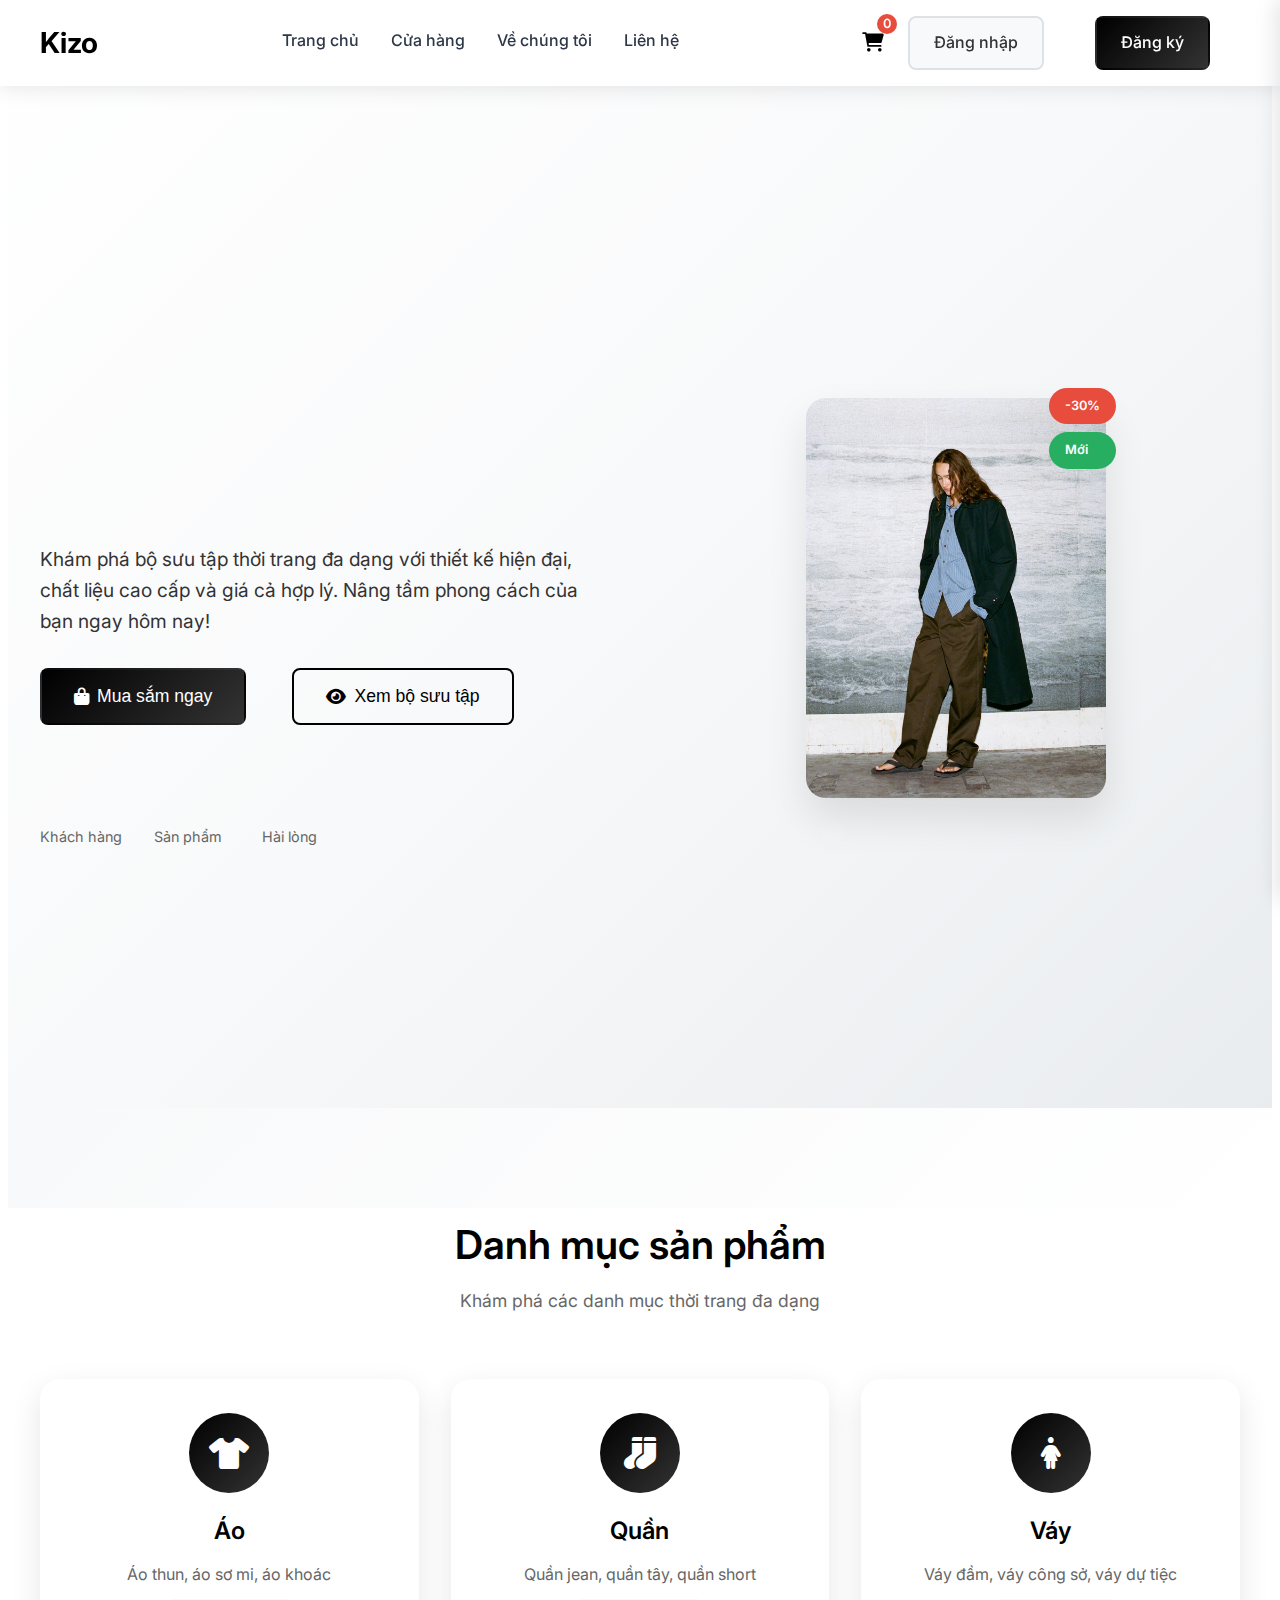
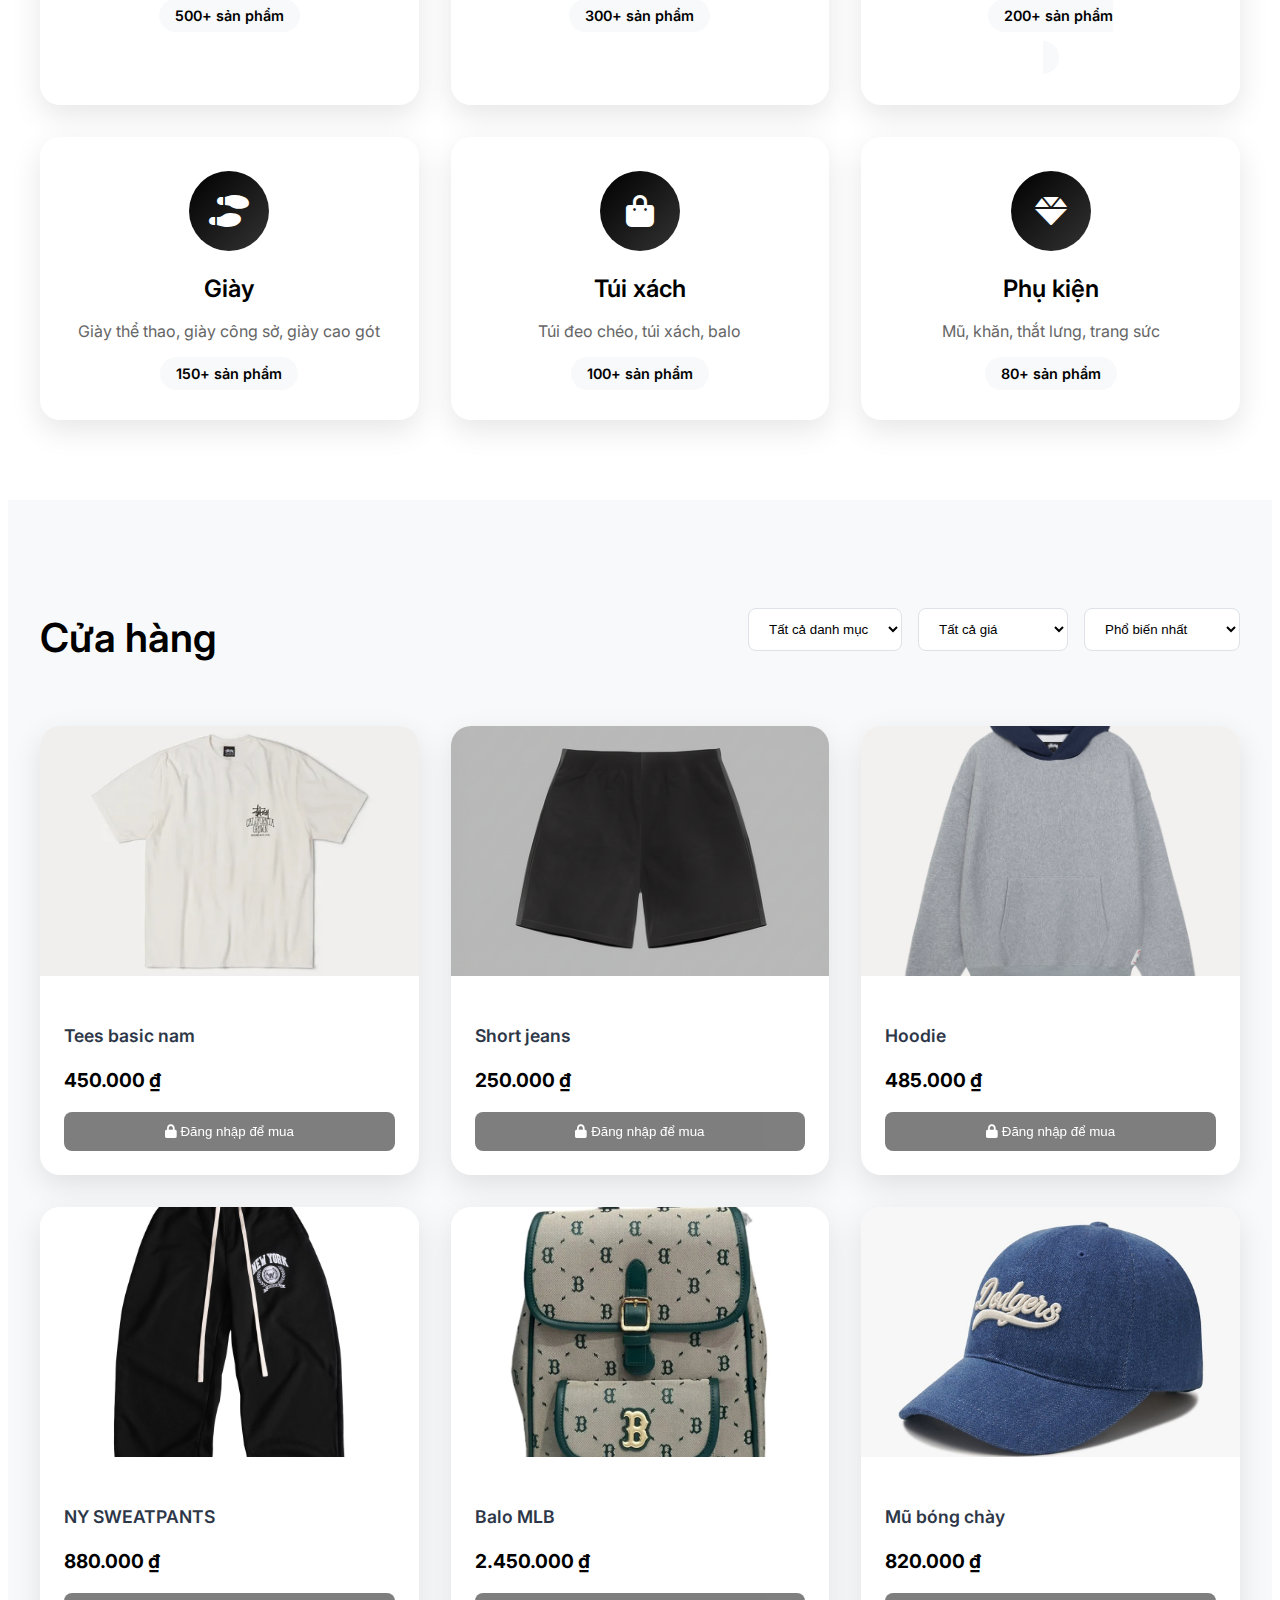
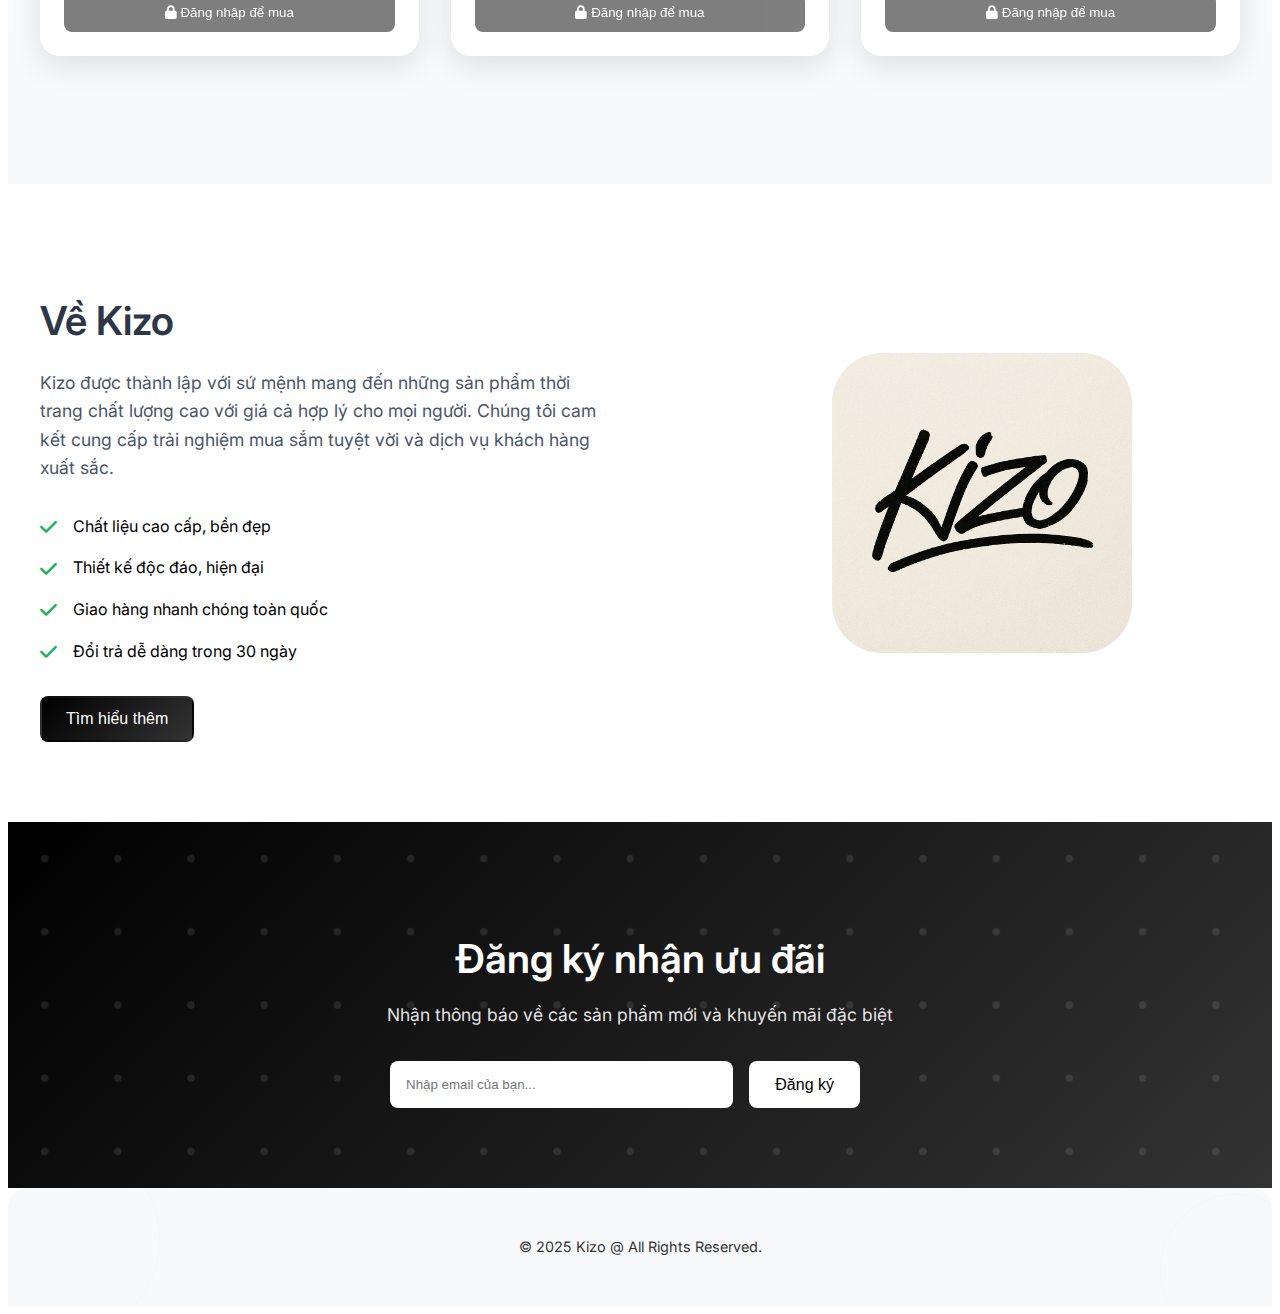
<file: index.html>
<!DOCTYPE html>
<html lang="vi">
<head>
  <meta charset="UTF-8">
  <meta name="viewport" content="width=device-width, initial-scale=1.0">
  <title>FashionHub - Thời trang chất lượng, giá tốt</title>
  <meta name="description" content="FashionHub - Cửa hàng thời trang online với đa dạng mẫu mã, chất lượng cao và giá cả hợp lý">
  <link rel="stylesheet" href="./assets/css/style.css">
  <link href="https://cdnjs.cloudflare.com/ajax/libs/font-awesome/6.0.0/css/all.min.css" rel="stylesheet">
  <link href="https://fonts.googleapis.com/css2?family=Inter:wght@300;400;500;600;700&display=swap" rel="stylesheet">
  <link rel="stylesheet" href="./assets/css/responsive.css">
</head>
<body>
  <!-- Header -->
  <header class="header">
    <nav class="navbar">
      <div class="nav-container">
        <div class="nav-logo">
          <span>Kizo</span>
        </div>
        <ul class="nav-menu">
          <li><a href="#home" class="nav-link">Trang chủ</a></li>
          <li><a href="#shop" class="nav-link">Cửa hàng</a></li>
          <li><a href="#about" class="nav-link">Về chúng tôi</a></li>
          <li><a href="#contact" class="nav-link">Liên hệ</a></li>
        </ul>
        <div class="nav-actions">
          <div class="cart-icon" id="cartIcon">
            <i class="fas fa-shopping-cart"></i>
            <span class="cart-count" id="cartCount">0</span>
          </div>
          <div class="user-actions" id="userActions">
            <!-- Buttons will be rendered by JS based on auth status -->
          </div>
        </div>
        <div class="hamburger">
          <span></span>
          <span></span>
          <span></span>
        </div>
      </div>
    </nav>
  </header>

  <!-- Hero Section -->
  <section id="home" class="hero">
    <div class="hero-container">
      <div class="hero-content">
        <h1 class="hero-title">
          Thời trang <span class="highlight">chất lượng</span> cho mọi nhà
        </h1>
        <p class="hero-description">
          Khám phá bộ sưu tập thời trang đa dạng với thiết kế hiện đại, 
          chất liệu cao cấp và giá cả hợp lý. Nâng tầm phong cách của bạn ngay hôm nay!
        </p>
        <div class="hero-buttons">
          <button class="btn btn-primary btn-large">
            <i class="fas fa-shopping-bag"></i>
            Mua sắm ngay
          </button>
          <button class="btn btn-outline btn-large">
            <i class="fas fa-eye"></i>
            Xem bộ sưu tập
          </button>
        </div>
        <div class="hero-stats">
          <div class="stat-item">
            <div class="stat-number">10K+</div>
            <div class="stat-label">Khách hàng</div>
          </div>
          <div class="stat-item">
            <div class="stat-number">5K+</div>
            <div class="stat-label">Sản phẩm</div>
          </div>
          <div class="stat-item">
            <div class="stat-number">98%</div>
            <div class="stat-label">Hài lòng</div>
          </div>
        </div>
      </div>
      <div class="hero-image">
        <div class="hero-visual">
          <div class="fashion-showcase">
            <div class="product-preview">
              <img src="./assets/photos/sale.webp" alt="Áo thun" class="preview-img">
            </div>
            <div class="floating-tags">
              <span class="tag">-30%</span>
              <span class="tag">Mới</span>
            </div>
          </div>
        </div>
      </div>
    </div>
  </section>

  <!-- Categories Section -->
  <section class="categories">
    <div class="container">
      <div class="section-header">
        <h2>Danh mục sản phẩm</h2>
        <p>Khám phá các danh mục thời trang đa dạng</p>
      </div>
      <div class="categories-grid">
        <div class="category-card" data-category="ao">
          <div class="category-icon">
            <i class="fas fa-tshirt"></i>
          </div>
          <h3>Áo</h3>
          <p>Áo thun, áo sơ mi, áo khoác</p>
          <span class="product-count">500+ sản phẩm</span>
        </div>
        <div class="category-card" data-category="quan">
          <div class="category-icon">
            <i class="fas fa-socks"></i>
          </div>
          <h3>Quần</h3>
          <p>Quần jean, quần tây, quần short</p>
          <span class="product-count">300+ sản phẩm</span>
        </div>
        <div class="category-card" data-category="vay">
          <div class="category-icon">
            <i class="fas fa-female"></i>
          </div>
          <h3>Váy</h3>
          <p>Váy đầm, váy công sở, váy dự tiệc</p>
          <span class="product-count">200+ sản phẩm</p>
        </div>
        <div class="category-card" data-category="giay">
          <div class="category-icon">
            <i class="fas fa-shoe-prints"></i>
          </div>
          <h3>Giày</h3>
          <p>Giày thể thao, giày công sở, giày cao gót</p>
          <span class="product-count">150+ sản phẩm</span>
        </div>
        <div class="category-card" data-category="tui">
          <div class="category-icon">
            <i class="fas fa-shopping-bag"></i>
          </div>
          <h3>Túi xách</h3>
          <p>Túi đeo chéo, túi xách, balo</p>
          <span class="product-count">100+ sản phẩm</span>
        </div>
        <div class="category-card" data-category="phukien">
          <div class="category-icon">
            <i class="fas fa-gem"></i>
          </div>
          <h3>Phụ kiện</h3>
          <p>Mũ, khăn, thắt lưng, trang sức</p>
          <span class="product-count">80+ sản phẩm</span>
        </div>
      </div>
    </div>
  </section>

  <!-- Shop Section -->
  <section id="shop" class="shop">
    <div class="container">
      <div class="shop-header">
        <h2>Cửa hàng</h2>
        <div class="shop-filters">
          <select id="categoryFilter" class="filter-select">
            <option value="">Tất cả danh mục</option>
            <option value="ao">Áo</option>
            <option value="quan">Quần</option>
            <option value="vay">Váy</option>
            <option value="giay">Giày</option>
            <option value="tui">Túi xách</option>
            <option value="phukien">Phụ kiện</option>
          </select>
          <select id="priceFilter" class="filter-select">
            <option value="">Tất cả giá</option>
            <option value="0-100000">Dưới 100k</option>
            <option value="100000-300000">100k - 300k</option>
            <option value="300000-500000">300k - 500k</option>
            <option value="500000+">Trên 500k</option>
          </select>
          <select id="sortFilter" class="filter-select">
            <option value="popular">Phổ biến nhất</option>
            <option value="newest">Mới nhất</option>
            <option value="price-low">Giá thấp đến cao</option>
            <option value="price-high">Giá cao đến thấp</option>
          </select>
        </div>
      </div>
      <div class="products-grid" id="productsGrid">
        <!-- Products will be loaded here by JavaScript -->
      </div>
      <div class="load-more">
        <button class="btn btn-outline" id="loadMoreBtn">Xem thêm sản phẩm</button>
      </div>
    </div>
  </section>

  <!-- About Section -->
  <section id="about" class="about">
    <div class="container">
      <div class="about-content">
        <div class="about-text">
          <h2>Về Kizo</h2>
          <p>Kizo được thành lập với sứ mệnh mang đến những sản phẩm thời trang chất lượng cao 
          với giá cả hợp lý cho mọi người. Chúng tôi cam kết cung cấp trải nghiệm mua sắm tuyệt vời 
          và dịch vụ khách hàng xuất sắc.</p>
          <div class="about-features">
            <div class="about-feature">
              <i class="fas fa-check"></i>
              <span>Chất liệu cao cấp, bền đẹp</span>
            </div>
            <div class="about-feature">
              <i class="fas fa-check"></i>
              <span>Thiết kế độc đáo, hiện đại</span>
            </div>
            <div class="about-feature">
              <i class="fas fa-check"></i>
              <span>Giao hàng nhanh chóng toàn quốc</span>
            </div>
            <div class="about-feature">
              <i class="fas fa-check"></i>
              <span>Đổi trả dễ dàng trong 30 ngày</span>
            </div>
          </div>
          <button class="btn btn-primary">Tìm hiểu thêm</button>
        </div>
        <div class="about-image">
          <div class="about-visual">
            <div class="store-showcase">
                </div>
              </div>
            </div>
          </div>
        </div>
      </div>
    </div>
  </section>

  <!-- Shopping Cart Sidebar -->
  <div class="cart-sidebar" id="cartSidebar">
    <div class="cart-header">
      <h3>Giỏ hàng</h3>
      <button class="close-cart" id="closeCart">
        <i class="fas fa-times"></i>
      </button>
    </div>
    <div class="cart-items" id="cartItems">
      <!-- Cart items will be loaded here -->
    </div>
    <div class="cart-footer">
      <div class="cart-total">
        <span>Tổng cộng:</span>
        <span class="total-amount" id="cartTotal">0đ</span>
      </div>
      <div class="cart-actions">
        <button class="btn btn-outline" id="clearCart">Xóa giỏ hàng</button>
        <button class="btn btn-primary" id="checkout">Thanh toán</button>
      </div>
    </div>
  </div>
  <div class="cart-overlay" id="cartOverlay"></div>

  <!-- CTA Section -->
  <section class="cta">
    <div class="container">
      <div class="cta-content">
        <h2>Đăng ký nhận ưu đãi</h2>
        <p>Nhận thông báo về các sản phẩm mới và khuyến mãi đặc biệt</p>
        <div class="newsletter-form">
          <input type="email" placeholder="Nhập email của bạn..." id="newsletterEmail">
          <button class="btn btn-primary">Đăng ký</button>
        </div>
      </div>
    </div>
  </section>

  <!-- Footer -->
  <footer class="footer">
    <div class="container">
      <div class="footer-bottom">
        <p>&copy; 2025 Kizo @ All Rights Reserved.</p>
      </div>
    </div>
  </footer>

  <script src="./assets/js/main.js"></script>
</body>
</html>
</file>
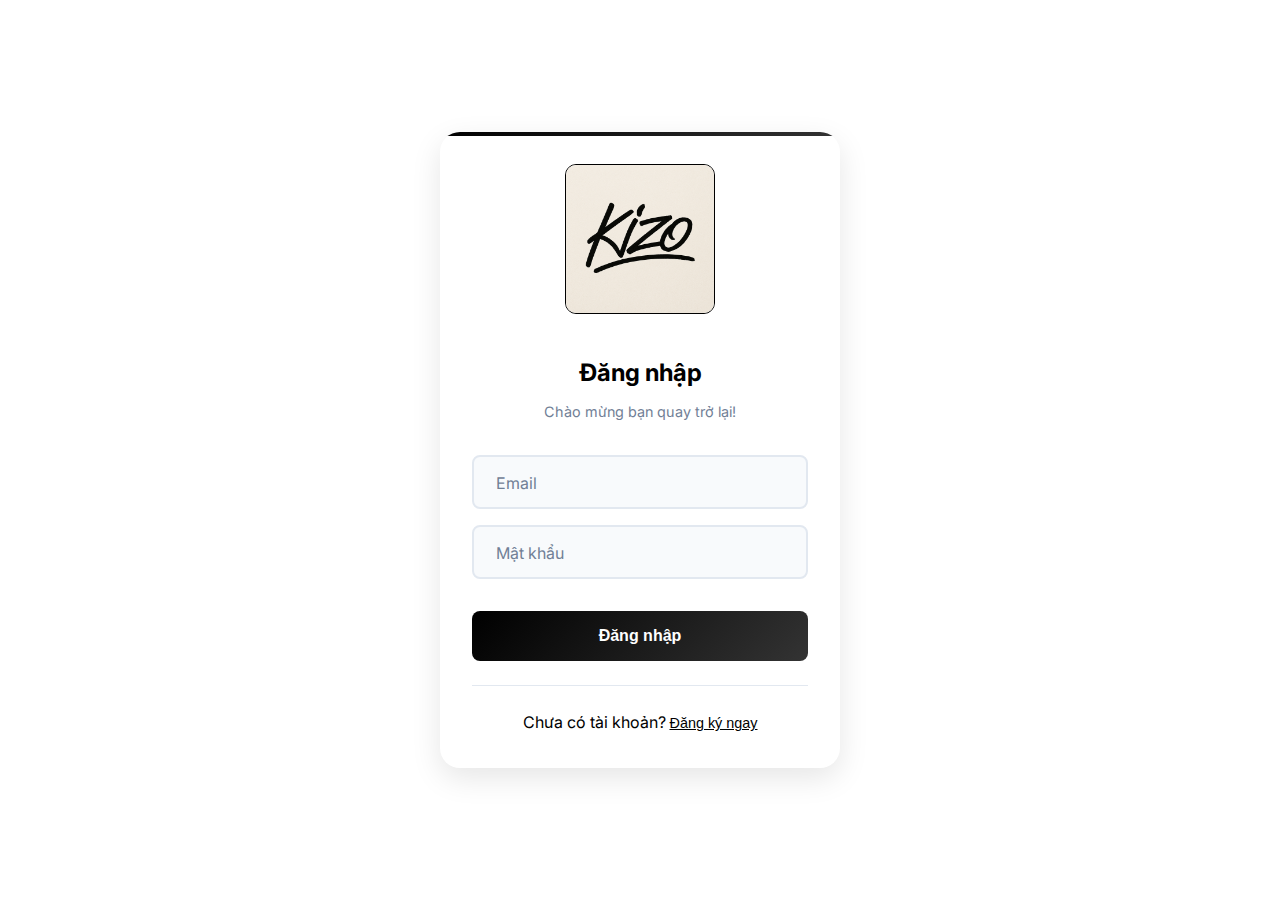
<file: auth.html>
<!DOCTYPE html>
<html lang="vi">
<head>
  <meta charset="UTF-8">
  <meta name="viewport" content="width=device-width, initial-scale=1.0">
  <title>FashionHub - Đăng nhập / Đăng ký</title>
  <link href="https://cdnjs.cloudflare.com/ajax/libs/font-awesome/6.0.0/css/all.min.css" rel="stylesheet">
  <link href="https://fonts.googleapis.com/css2?family=Inter:wght@300;400;500;600;700&display=swap" rel="stylesheet">
  <link rel="stylesheet" href="./assets/css/auth.css">
  <link rel="stylesheet" href="./assets/css/responsive.css">
</head>
<body>
  <div class="auth-container">
    <div class="auth-logo">
        <img src="./assets/photos/logo kizo.png" alt="logo">
    </div>
    
    <div class="auth-form-container" id="loginForm">
      <div class="auth-header">
        <h2>Đăng nhập</h2>
        <p>Chào mừng bạn quay trở lại!</p>
      </div>
      <form class="auth-form" id="loginFormElement">
        <div class="form-group">
          <input type="email" id="loginEmail" placeholder=" " required>
          <label for="loginEmail">Email</label>
        </div>
        <div class="form-group">
          <input type="password" id="loginPassword" placeholder=" " required>
          <label for="loginPassword">Mật khẩu</label>
        </div>
        <button type="submit" class="auth-submit">Đăng nhập</button>
      </form>
      <div class="auth-switch">
        <p>Chưa có tài khoản? <button type="button" id="switchToRegister">Đăng ký ngay</button></p>
      </div>
    </div>

    <div class="auth-form-container" id="registerForm" style="display: none;">
      <div class="auth-header">
        <h2>Đăng ký</h2>
        <p>Tạo tài khoản mới để bắt đầu mua sắm</p>
      </div>
      <form class="auth-form" id="registerFormElement">
        <div class="form-group">
          <input type="text" id="registerName" placeholder=" " required>
          <label for="registerName">Họ và tên</label>
        </div>
        <div class="form-group">
          <input type="email" id="registerEmail" placeholder=" " required>
          <label for="registerEmail">Email</label>
        </div>
        <div class="form-group">
          <input type="password" id="registerPassword" placeholder=" " required>
          <label for="registerPassword">Mật khẩu</label>
        </div>
        <div class="form-group">
          <input type="password" id="registerConfirmPassword" placeholder=" " required>
          <label for="registerConfirmPassword">Xác nhận mật khẩu</label>
        </div>
        <button type="submit" class="auth-submit">Đăng ký</button>
      </form>
      <div class="auth-switch">
        <p>Đã có tài khoản? <button type="button" id="switchToLogin">Đăng nhập</button></p>
      </div>
    </div>
  </div>
  <script src="./assets/js/script.js"></script>
</body>
</html>
</file>
<file: assets/css/style.css>
/*
 * Responsive Stylesheet
 * Author: Quốc Bình
 * Description: Styles for all screen sizes, with a focus on mobile-first design.
 */

/* ====================================
   Base Responsive Styles
   ==================================== */
:root {
    --primary-color: #000000;
    --secondary-color: #333333;
    --bg-light: #f8f9fa;
    --bg-white: #ffffff;
    --text-dark: #2d3748;
    --text-muted: #718096;
    --shadow-light: 0 4px 10px rgba(0, 0, 0, 0.05);
    --shadow-medium: 0 10px 30px rgba(0, 0, 0, 0.1);
}

body {
    -webkit-font-smoothing: antialiased;
    -moz-osx-font-smoothing: grayscale;
    font-family: 'Inter', sans-serif;
    line-height: 1.6;
    color: var(--primary-color);
    background-color: var(--bg-white);
    overflow-x: hidden;
}

.container {
    max-width: 1200px;
    margin: 0 auto;
    padding: 0 20px;
}

/* Typography */
h1, h2, h3, h4, h5, h6 {
  font-weight: 600;
  line-height: 1.2;
  margin-bottom: 1rem;
}

h1 { font-size: 3rem; }
h2 { font-size: 2.5rem; }
h3 { font-size: 1.5rem; }

p {
  margin-bottom: 1rem;
  color: #333333;
}

/* Buttons */
.btn {
  display: inline-flex;
  align-items: center;
  gap: 0.5rem;
  padding: 12px 24px;
  border: none;
  border-radius: 8px;
  font-size: 1rem;
  font-weight: 500;
  text-decoration: none;
  cursor: pointer;
  transition: all 0.3s ease;
  border: 2px solid transparent;
  position: relative;
  overflow: hidden;
}

.btn::before {
  content: '';
  position: absolute;
  top: 0;
  left: -100%;
  width: 100%;
  height: 100%;
  background: linear-gradient(90deg, transparent, rgba(255,255,255,0.2), transparent);
  transition: left 0.5s;
}

.btn:hover::before {
  left: 100%;
}

.btn-primary {
  background: linear-gradient(135deg, #000000 0%, #333333 100%);
  color: white;
}

.btn-primary:hover {
  transform: translateY(-2px);
  box-shadow: 0 10px 25px rgba(0, 0, 0, 0.4);
}

.btn-secondary {
  background: #f8f9fa;
  color: #333;
  border-color: #dee2e6;
  margin-right: 35px;
}

.btn-secondary:hover {
  background: #e9ecef;
  border-color: #adb5bd;
}

.btn-outline {
  background: transparent;
  color: #000000;
  border-color: #000000;
}

.btn-outline:hover {
  background: var(--primary-color);
  color: white;
}

.btn-large {
  padding: 16px 32px;
  font-size: 1.1rem;
}

/* Header */
.header {
  position: fixed;
  top: 0;
  left: 0;
  right: 0;
  background: rgba(255, 255, 255, 0.95);
  backdrop-filter: blur(10px);
  z-index: 1000;
  box-shadow: 0 2px 20px rgba(0, 0, 0, 0.1);
  animation: slideDown 0.8s ease-out;
}

@keyframes slideDown {
  from {
    transform: translateY(-100%);
    opacity: 0;
  }
  to {
    transform: translateY(0);
    opacity: 1;
  }
}

.navbar {
  padding: 1rem 0;
}

.nav-container {
  display: flex;
  align-items: center;
  justify-content: space-between;
  max-width: 1200px;
  margin: 0 auto;
  padding: 0 20px;
}

.nav-logo {
  display: flex;
  align-items: center;
  gap: 0.5rem;
  font-size: 1.5rem;
  font-weight: 700;
  color: #000000;
  animation: logoGlow 2s ease-in-out infinite alternate;
}

@keyframes logoGlow {
  from {
    text-shadow: 0 0 5px rgba(0, 0, 0, 0.3);
  }
  to {
    text-shadow: 0 0 20px rgba(0, 0, 0, 0.6);
  }
}

.nav-logo i {
  font-size: 2rem;
}



.nav-menu {
  display: flex;
  list-style: none;
  gap: 2rem;
}

.nav-link {
  text-decoration: none;
  color: #333;
  font-weight: 500;
  transition: all 0.3s ease;
  position: relative;
}

.nav-link::after {
  content: '';
  position: absolute;
  bottom: -5px;
  left: 0;
  width: 0;
  height: 2px;
  background: #000000;
  transition: width 0.3s ease;
}

.nav-link:hover::after {
  width: 100%;
}

.nav-link:hover {
  color: #000000;
  transform: translateY(-2px);
}

.nav-actions {
  display: flex;
  align-items: center;
  gap: 1rem;
}

.cart-icon {
  position: relative;
  cursor: pointer;
  padding: 0.5rem;
  color: #000000;
  font-size: 1.2rem;
  transition: all 0.3s ease;
}

.cart-icon:hover {
  transform: scale(1.1);
  color: #333333;
}

.cart-count {
  position: absolute;
  top: -5px;
  right: -5px;
  background: #e74c3c;
  color: white;
  border-radius: 50%;
  width: 20px;
  height: 20px;
  display: flex;
  align-items: center;
  justify-content: center;
  font-size: 0.8rem;
  font-weight: 600;
  animation: pulse 2s infinite;
}

@keyframes pulse {
  0% { transform: scale(1); }
  50% { transform: scale(1.1); }
  100% { transform: scale(1); }
}

.hamburger {
  display: none;
  flex-direction: column;
  cursor: pointer;
  gap: 4px;
}

.hamburger span {
  width: 25px;
  height: 3px;
  background: #333;
  transition: 0.3s;
}

/* Hero Section */
.hero {
  padding: 120px 0 80px;
  background: linear-gradient(135deg, #ffffff 0%, #f8f9fa 50%, #e9ecef 100%);
  min-height: 100vh;
  display: flex;
  align-items: center;
  position: relative;
  overflow: hidden;
}

.hero::before {
  content: '';
  position: absolute;
  top: 0;
  left: 0;
  right: 0;
  bottom: 0;
  background: url('data:image/svg+xml,<svg xmlns="http://www.w3.org/2000/svg" viewBox="0 0 100 100"><defs><pattern id="grain" width="100" height="100" patternUnits="userSpaceOnUse"><circle cx="25" cy="25" r="1" fill="rgba(255,255,255,0.1)"/><circle cx="75" cy="75" r="1" fill="rgba(255,255,255,0.1)"/><circle cx="50" cy="10" r="0.5" fill="rgba(255,255,255,0.1)"/><circle cx="10" cy="60" r="0.5" fill="rgba(255,255,255,0.1)"/><circle cx="90" cy="40" r="0.5" fill="rgba(255,255,255,0.1)"/></pattern></defs><rect width="100" height="100" fill="url(%23grain)"/></svg>');
}

@keyframes float {
  0%, 100% { transform: translateY(0px) rotate(0deg); }
  50% { transform: translateY(-20px) rotate(180deg); }
}

.hero-container {
  display: grid;
  grid-template-columns: 1fr 1fr;
  gap: 4rem;
  align-items: center;
  max-width: 1200px;
  margin: 0 auto;
  padding: 0 20px;
  position: relative;
  z-index: 1;
}

.hero-content {
  animation: slideInLeft 1s ease-out;
}

@keyframes slideInLeft {
  from {
    opacity: 0;
    transform: translateX(-50px);
  }
  to {
    opacity: 1;
    transform: translateX(0);
  }
}

.hero-title {
  font-size: 3.5rem;
  margin-bottom: 1.5rem;
  color: #000000;
  animation: fadeInUp 1s ease-out 0.3s both;
}

@keyframes fadeInUp {
  from {
    opacity: 0;
    transform: translateY(30px);
  }
  to {
    opacity: 1;
    transform: translateY(0);
  }
}

.highlight {
  background: linear-gradient(135deg, #000000 0%, #333333 100%);
  -webkit-background-clip: text;
  -webkit-text-fill-color: transparent;
  background-clip: text;
  animation: colorShift 3s ease-in-out infinite;
  display: inline-block;
}

@keyframes colorShift {
  0%, 100% { filter: hue-rotate(0deg); }
  50% { filter: hue-rotate(30deg); }
}

.hero-description {
  font-size: 1.2rem;
  margin-bottom: 2rem;
  color: #333333;
  animation: fadeInUp 1s ease-out 0.6s both;
}

.hero-buttons {
  display: flex;
  gap: 1rem;
  margin-bottom: 3rem;
  animation: fadeInUp 1s ease-out 0.9s both;
}

.hero-stats {
  display: flex;
  gap: 2rem;
  animation: fadeInUp 1s ease-out 1.2s both;
}

.stat-item {
  text-align: center;
  transition: transform 0.3s ease;
}

.stat-item:hover {
  transform: translateY(-5px);
}

.stat-number {
  font-size: 2rem;
  font-weight: 700;
  color: #000000;
  opacity: 0;
  transform: translateY(20px);
  animation: fadeInUp 1s ease-out 1.5s both;
}

.stat-label {
  font-size: 0.9rem;
  color: #666666;
}

.hero-image {
  display: flex;
  justify-content: center;
  align-items: center;
  animation: slideInRight 1s ease-out 0.6s both;
}

@keyframes slideInRight {
  from {
    opacity: 0;
    transform: translateX(50px);
  }
  to {
    opacity: 1;
    transform: translateX(0);
  }
}

.hero-visual {
  position: relative;
}

.fashion-showcase {
  position: relative;
  width: 300px;
  height: 400px;
}

.product-preview {
  width: 100%;
  height: 100%;
  border-radius: 20px;
  overflow: hidden;
  box-shadow: 0 20px 40px rgba(0, 0, 0, 0.1);
  transition: all 0.3s ease;
}

.product-preview:hover {
  transform: scale(1.05);
  box-shadow: 0 30px 60px rgba(0, 0, 0, 0.2);
}

.preview-img {
  width: 100%;
  height: 100%;
  object-fit: cover;
}

.floating-tags {
  position: absolute;
  top: -10px;
  right: -10px;
  display: flex;
  flex-direction: column;
  gap: 0.5rem;
}

.tag {
  background: #e74c3c;
  color: white;
  padding: 0.5rem 1rem;
  border-radius: 20px;
  font-size: 0.8rem;
  font-weight: 600;
}

.tag:nth-child(2) {
  background: #27ae60;
}

/* Categories Section */
.categories {
  padding: 80px 0;
  background: white;
  position: relative;
}

.categories::before {
  content: '';
  position: absolute;
  top: 0;
  left: 0;
  right: 0;
  height: 100px;
  background: linear-gradient(135deg, #f8f9fa 0%, transparent 100%);
}

.section-header {
  text-align: center;
  margin-bottom: 4rem;
  animation: fadeInUp 1s ease-out;
}

.section-header h2 {
  color: #000000;
  margin-bottom: 1rem;
}

.section-header p {
  font-size: 1.1rem;
  color: #666666;
}

.categories-grid {
  display: grid;
  grid-template-columns: repeat(auto-fit, minmax(300px, 1fr));
  gap: 2rem;
}

.category-card {
  background: white;
  padding: 2rem;
  border-radius: 20px;
  text-align: center;
  box-shadow: 0 10px 30px rgba(0, 0, 0, 0.1);
  transition: all 0.3s ease;
  cursor: pointer;
  border: 2px solid transparent;
  position: relative;
  overflow: hidden;
}

.category-card::before {
  content: '';
  position: absolute;
  top: 0;
  left: -100%;
  width: 100%;
  height: 100%;
  background: linear-gradient(90deg, transparent, rgba(102, 126, 234, 0.1), transparent);
  transition: left 0.5s;
}

.category-card:hover::before {
  left: 100%;
}

.category-card:hover {
  transform: translateY(-10px);
  box-shadow: 0 20px 40px rgba(0, 0, 0, 0.15);
  border-color: #000000;
}

.category-icon {
  width: 80px;
  height: 80px;
  background: linear-gradient(135deg, #000000 0%, #333333 100%);
  border-radius: 50%;
  display: flex;
  align-items: center;
  justify-content: center;
  margin: 0 auto 1.5rem;
  color: white;
  font-size: 2rem;
  transition: all 0.3s ease;
}

.category-card:hover .category-icon {
  transform: scale(1.1) rotate(5deg);
}

.category-card h3 {
  color: #000000;
  margin-bottom: 0.5rem;
}

.category-card p {
  color: #666666;
  margin-bottom: 1rem;
}

.product-count {
  background: #f8f9fa;
  color: #000000;
  padding: 0.5rem 1rem;
  border-radius: 20px;
  font-size: 0.9rem;
  font-weight: 600;
}

/* Shop Section */
.shop {
  padding: 80px 0;
  background: #f8f9fa;
}

.shop-header {
  display: flex;
  justify-content: space-between;
  align-items: center;
  margin-bottom: 3rem;
  flex-wrap: wrap;
  gap: 1rem;
}

.shop-filters {
  display: flex;
  gap: 1rem;
  flex-wrap: wrap;
}

.filter-select {
  padding: 0.75rem 1rem;
  border: 1px solid #dee2e6;
  border-radius: 8px;
  background: white;
  outline: none;
  min-width: 150px;
  transition: all 0.3s ease;
}

.filter-select:focus {
  border-color: #000000;
  box-shadow: 0 0 0 3px rgba(0, 0, 0, 0.1);
}

.products-grid {
  display: grid;
  grid-template-columns: repeat(auto-fill, minmax(280px, 1fr));
  gap: 2rem;
  margin-bottom: 3rem;
}

.product-card {
  background: white;
  border-radius: 20px;
  overflow: hidden;
  box-shadow: 0 10px 30px rgba(0, 0, 0, 0.1);
  transition: all 0.3s ease;
  position: relative;
}

.product-card::before {
  content: '';
  position: absolute;
  top: 0;
  left: 0;
  right: 0;
  bottom: 0;
  background: linear-gradient(135deg, rgba(0, 0, 0, 0.1) 0%, rgba(51, 51, 51, 0.1) 100%);
  opacity: 0;
  transition: opacity 0.3s ease;
  z-index: 1;
}

.product-card:hover::before {
  opacity: 1;
}

.product-card:hover {
  transform: translateY(-5px);
  box-shadow: 0 20px 40px rgba(0, 0, 0, 0.15);
}

.product-image {
  width: 100%;
  height: 250px;
  object-fit: cover;
  transition: transform 0.3s ease;
}

.product-card:hover .product-image {
  transform: scale(1.05);
}

.product-info {
  padding: 1.5rem;
  position: relative;
  z-index: 2;
}

.product-title {
  font-size: 1.1rem;
  font-weight: 600;
  color: #2d3748;
  margin-bottom: 0.5rem;
}

.product-price {
  font-size: 1.2rem;
  font-weight: 700;
  color: #000000;
  margin-bottom: 1rem;
}

.product-actions {
  display: flex;
  gap: 0.5rem;
}

.add-to-cart {
  flex: 1;
  background: #000000;
  color: white;
  border: none;
  padding: 0.75rem;
  border-radius: 8px;
  cursor: pointer;
  transition: all 0.3s ease;
  position: relative;
  overflow: hidden;
}

.add-to-cart::before {
  content: '';
  position: absolute;
  top: 0;
  left: -100%;
  width: 100%;
  height: 100%;
  background: linear-gradient(90deg, transparent, rgba(255,255,255,0.2), transparent);
  transition: left 0.5s;
}

.add-to-cart:hover::before {
  left: 100%;
}

.add-to-cart:hover {
  background: #333333;
  transform: translateY(-2px);
}

.load-more {
  text-align: center;
}

/* About Section */
.about {
  padding: 80px 0;
  background: white;
}

.about-content {
  display: grid;
  grid-template-columns: 1fr 1fr;
  gap: 4rem;
  align-items: center;
}

.about-text h2 {
  color: #2d3748;
  margin-bottom: 1.5rem;
}

.about-text p {
  font-size: 1.1rem;
  color: #4a5568;
  margin-bottom: 2rem;
}

.about-features {
  margin-bottom: 2rem;
}

.about-feature {
  display: flex;
  align-items: center;
  gap: 1rem;
  margin-bottom: 1rem;
  transition: transform 0.3s ease;
}

.about-feature:hover {
  transform: translateX(10px);
}

.about-feature i {
  color: #27ae60;
  font-size: 1.2rem;
  animation: bounce 2s infinite;
}

@keyframes bounce {
  0%, 20%, 50%, 80%, 100% { transform: translateY(0); }
  40% { transform: translateY(-10px); }
  60% { transform: translateY(-5px); }
}

.about-visual {
  display: flex;
  justify-content: center;
  align-items: center;
  margin-left: 160px;
}

.store-showcase {
  position: relative;
  width: 300px;
  height: 300px;
  background-image: url(../photos/logo\ kizo.png);
  background-size: cover;
  border-radius: 50px;
  background-position: center;
}

.store-details {
  position: absolute;
  top: 50%;
  left: 50%;
  transform: translate(-50%, -50%);
  text-align: center;
}

.detail-item {
  display: flex;
  align-items: center;
  gap: 0.5rem;
  margin-bottom: 0.5rem;
  font-size: 0.9rem;
}

/* CTA Section */
.cta {
  padding: 80px 0;
  background: linear-gradient(135deg, #000000 0%, #333333 100%);
  color: white;
  text-align: center;
  position: relative;
  overflow: hidden;
}

.cta::before {
  content: '';
  position: absolute;
  top: 0;
  left: 0;
  right: 0;
  bottom: 0;
  background: url('data:image/svg+xml,<svg xmlns="http://www.w3.org/2000/svg" viewBox="0 0 100 100"><defs><pattern id="dots" width="20" height="20" patternUnits="userSpaceOnUse"><circle cx="10" cy="10" r="1" fill="rgba(255,255,255,0.1)"/></pattern></defs><rect width="100" height="100" fill="url(%23dots)"/></svg>');
}

.cta h2 {
  color: white;
  margin-bottom: 1rem;
}

.cta p {
  color: rgba(255, 255, 255, 0.9);
  font-size: 1.1rem;
  margin-bottom: 2rem;
}

.newsletter-form {
  display: flex;
  gap: 1rem;
  max-width: 500px;
  margin: 0 auto;
  flex-wrap: wrap;
  position: relative;
  z-index: 1;
}

.newsletter-form input {
  flex: 1;
  padding: 1rem;
  border: none;
  border-radius: 8px;
  outline: none;
  min-width: 200px;
  transition: all 0.3s ease;
}

.newsletter-form input:focus {
  box-shadow: 0 0 0 3px rgba(255, 255, 255, 0.3);
}

.newsletter-form .btn {
  background: white;
  color: #000000;
}

.newsletter-form .btn:hover {
  background: #f8f9fa;
}

/* Footer */
.footer {
  background: #f8f9fa;
  padding: 2rem 0;
  text-align: center;
  position: relative;
  overflow: hidden;
  border-radius: 20px 20px 0 0;
}

.footer-content {
  max-width: 1200px;
  margin: 0 auto;
  padding: 0 20px;
}

.footer-bottom {
  color: #6c757d;
  font-size: 0.9rem;
  position: relative;
  z-index: 1;
}

.footer::before,
.footer::after {
  content: '';
  position: absolute;
  opacity: 0.1;
  border: 1px solid #dee2e6;
  border-radius: 50%;
  z-index: 0;
}

.footer::before {
  width: 200px;
  height: 200px;
  top: -50px;
  left: -50px;
  transform: rotate(45deg);
}

.footer::after {
  width: 150px;
  height: 150px;
  bottom: -40px;
  right: -40px;
  transform: rotate(-30deg);
}

/* Shopping Cart */
.cart-sidebar {
  position: fixed;
  top: 0;
  right: -400px;
  width: 400px;
  height: 100vh;
  background: white;
  box-shadow: -5px 0 20px rgba(0, 0, 0, 0.1);
  z-index: 1001;
  transition: right 0.3s ease;
  display: flex;
  flex-direction: column;
}

.cart-sidebar.open {
  right: 0;
}

.cart-header {
  display: flex;
  justify-content: space-between;
  align-items: center;
  padding: 1.5rem;
  border-bottom: 1px solid #dee2e6;
}

.close-cart {
  background: none;
  border: none;
  font-size: 1.5rem;
  cursor: pointer;
  color: #666;
  transition: all 0.3s ease;
}

.close-cart:hover {
  color: #e74c3c;
  transform: scale(1.1);
}

.cart-items {
  flex: 1;
  overflow-y: auto;
  padding: 1rem;
}

.cart-item {
  display: flex;
  gap: 1rem;
  padding: 1rem 0;
  border-bottom: 1px solid #f1f1f1;
  animation: slideInRight 0.3s ease-out;
}

.cart-item-image {
  width: 60px;
  height: 60px;
  object-fit: cover;
  border-radius: 8px;
}

.cart-item-info {
  flex: 1;
}

.cart-item-title {
  font-weight: 600;
  margin-bottom: 0.25rem;
}

.cart-item-price {
  font-size: 1.2rem;
  font-weight: 700;
  color: #000000;
  margin-bottom: 1rem;
}

.cart-item-quantity {
  display: flex;
  align-items: center;
  gap: 0.5rem;
  margin-top: 0.5rem;
}

.quantity-btn {
  background: #f8f9fa;
  border: 1px solid #dee2e6;
  width: 25px;
  height: 25px;
  border-radius: 4px;
  cursor: pointer;
  transition: all 0.3s ease;
}

.quantity-btn:hover {
  background: #667eea;
  color: white;
  border-color: #667eea;
}

.cart-footer {
  padding: 1.5rem;
  border-top: 1px solid #dee2e6;
}

.cart-total {
  display: flex;
  justify-content: space-between;
  align-items: center;
  font-size: 1.2rem;
  font-weight: 600;
  margin-bottom: 1rem;
}

.total-amount {
  color: #667eea;
}

.cart-actions {
  display: flex;
  gap: 1rem;
}

.cart-overlay {
  position: fixed;
  top: 0;
  left: 0;
  width: 100%;
  height: 100%;
  background: rgba(0, 0, 0, 0.5);
  z-index: 1000;
  opacity: 0;
  visibility: hidden;
  transition: all 0.3s ease;
}

.cart-overlay.open {
  opacity: 1;
  visibility: visible;
}

/* Responsive Design */
@media (max-width: 768px) {
  .hamburger {
    display: flex;
  }
  
  .nav-menu {
    display: none;
  }
  
  .nav-actions {
    display: none;
  }
  
  .hero-container {
    grid-template-columns: 1fr;
    text-align: center;
    gap: 2rem;
  }
  
  .hero-title {
    font-size: 2.5rem;
  }
  
  .hero-buttons {
    flex-direction: column;
    align-items: center;
  }
  
  .hero-stats {
    justify-content: center;
  }
  
  .shop-header {
    flex-direction: column;
    align-items: stretch;
  }
  
  .shop-filters {
    justify-content: center;
  }
  
  .about-content {
    grid-template-columns: 1fr;
    gap: 2rem;
  }
  
  .newsletter-form {
    flex-direction: column;
    align-items: center;
  }
  
  .cart-sidebar {
    width: 100%;
    right: -100%;
  }
  
  .categories-grid {
    grid-template-columns: 1fr;
  }
  
  .products-grid {
    grid-template-columns: repeat(auto-fill, minmax(250px, 1fr));
  }
  
  .auth-container {
    width: 95%;
    padding: 1.5rem;
  }
}

@media (max-width: 480px) {
  .container {
    padding: 0 15px;
  }
  
  .hero {
    padding: 100px 0 60px;
  }
  
  .hero-title {
    font-size: 2rem;
  }
  
  .btn-large {
    padding: 14px 28px;
    font-size: 1rem;
  }
  
  .categories-grid {
    grid-template-columns: 1fr;
  }
  
  .products-grid {
    grid-template-columns: 1fr;
  }
  
  .auth-container {
    padding: 1rem;
  }
}
</file>
<file: assets/css/responsive.css>
/*
 * Responsive Stylesheet
 * Author: Quốc Bình
 * Description: Styles for all screen sizes, with a focus on mobile-first design.
 */

/* ====================================
   Base Responsive Styles
   ==================================== */
:root {
    --primary-color: #000000;
    --secondary-color: #333333;
    --bg-light: #f8f9fa;
    --bg-white: #ffffff;
    --text-dark: #2d3748;
    --text-muted: #718096;
    --shadow-light: 0 4px 10px rgba(0, 0, 0, 0.05);
    --shadow-medium: 0 10px 30px rgba(0, 0, 0, 0.1);
}

body {
    -webkit-font-smoothing: antialiased;
    -moz-osx-font-smoothing: grayscale;
    font-family: 'Inter', sans-serif;
    line-height: 1.6;
    color: var(--primary-color);
    background-color: var(--bg-white);
    overflow-x: hidden;
}

.container {
    max-width: 1200px;
    margin: 0 auto;
    padding: 0 1.5rem;
}

/* ====================================
   Header & Navigation
   ==================================== */
.header {
    position: fixed;
    top: 0;
    left: 0;
    right: 0;
    background-color: rgba(255, 255, 255, 0.95);
    backdrop-filter: blur(10px);
    z-index: 1000;
    box-shadow: 0 2px 20px rgba(0, 0, 0, 0.1);
    transition: all 0.3s ease;
}

.navbar {
    padding: 1rem 0;
    display: flex;
    justify-content: space-between;
    align-items: center;
}

.nav-container {
    max-width: 1200px;
    margin: 0 auto;
    padding: 0 20px;
    display: flex;
    align-items: center;
    justify-content: space-between;
    width: 100%;
}

.nav-logo {
    font-size: 1.8rem;
    font-weight: 700;
    color: var(--primary-color);
}

.nav-menu {
    display: flex;
    list-style: none;
    gap: 2rem;
    align-items: center;
    margin: 0;
}

.nav-link {
    text-decoration: none;
    color: var(--text-dark);
    font-weight: 500;
    transition: all 0.3s ease;
    position: relative;
    padding-bottom: 5px;
    display: inline-block;
}

.nav-link::after {
    content: '';
    position: absolute;
    bottom: 0;
    left: 0;
    width: 0;
    height: 3px;
    background: var(--primary-color);
    border-radius: 2px;
    transition: width 0.3s ease;
}

.nav-link:hover::after {
    width: 100%;
}

.nav-link:hover {
    color: var(--primary-color);
}

.nav-actions {
    display: flex;
    align-items: center;
    gap: 1rem;
    margin-left: 2rem;
}

.hamburger {
    display: none;
    width: 25px;
    height: 20px;
    position: relative;
    cursor: pointer;
    z-index: 1001;
}

.hamburger span {
    display: block;
    width: 100%;
    height: 3px;
    background-color: var(--primary-color);
    border-radius: 2px;
    position: absolute;
    left: 0;
    transition: all 0.3s ease;
}

.hamburger span:nth-child(1) { top: 0; }
.hamburger span:nth-child(2) { top: 8px; }
.hamburger span:nth-child(3) { top: 16px; }

.hamburger.active span:nth-child(1) { transform: rotate(45deg); top: 8px; }
.hamburger.active span:nth-child(2) { opacity: 0; }
.hamburger.active span:nth-child(3) { transform: rotate(-45deg); top: 8px; }


/* ====================================
   Buttons
   ==================================== */
.btn {
  display: inline-flex;
  align-items: center;
  gap: 0.5rem;
  padding: 12px 24px;
  border: none;
  border-radius: 8px;
  font-size: 1rem;
  font-weight: 500;
  text-decoration: none;
  cursor: pointer;
  transition: all 0.3s ease;
  border: 2px solid transparent;
  position: relative;
  overflow: hidden;
}

.btn::before {
  content: '';
  position: absolute;
  top: 0;
  left: -100%;
  width: 100%;
  height: 100%;
  background: linear-gradient(90deg, transparent, rgba(255,255,255,0.2), transparent);
  transition: left 0.5s;
}

.btn:hover::before {
  left: 100%;
}

.btn-primary {
    background: linear-gradient(135deg, var(--primary-color) 0%, var(--secondary-color) 100%);
    color: white;
    margin-right: 30px;
}

.btn-primary:hover {
  transform: translateY(-2px);
  box-shadow: 0 10px 25px rgba(0, 0, 0, 0.4);
}

.btn-secondary {
  background: var(--bg-light);
  color: #333;
  border-color: #dee2e6;
}

.btn-secondary:hover {
  background: #e9ecef;
  border-color: #adb5bd;
}

.btn-outline {
  background: transparent;
  color: var(--primary-color);
  border-color: var(--primary-color);
}

.btn-outline:hover {
  background: var(--primary-color);
  color: white;
}

.btn-large {
  padding: 16px 32px;
  font-size: 1.1rem;
}

/* ====================================
   Main Content Sections
   ==================================== */
.hero-container {
    display: grid;
    grid-template-columns: 1fr 1fr;
    gap: 4rem;
    align-items: center;
    padding-top: 120px;
    padding-bottom: 80px;
}
.hero-buttons {
    display: flex;
    gap: 1rem;
    margin-bottom: 3rem;
}
.categories-grid,
.products-grid {
    display: grid;
    grid-template-columns: repeat(auto-fit, minmax(280px, 1fr));
    gap: 2rem;
}
.about-content {
    display: grid;
    grid-template-columns: 1fr 1fr;
    gap: 4rem;
    align-items: center;
}
.checkout-container {
    display: grid;
    grid-template-columns: 2fr 1fr;
    gap: 4rem;
    align-items: flex-start;
}
.about-visual {
    width: 300px;
    height: 300px;
}
.store-showcase {
    background-image: url(../photos/logo\ kizo.png);
    background-size: cover;
    background-position: center;
}
.user-actions {
    display: flex;
    align-items: center;
    gap: 1rem;
}


/* ====================================
   Mobile & Tablet Responsive
   ==================================== */
@media (max-width: 992px) {
    body.menu-open {
        overflow: hidden; /* Ngăn cuộn trang khi menu mobile mở */
    }
    .container {
        padding: 0 1rem;
    }
    .navbar {
        padding: 1rem 0.5rem;
    }
    .nav-logo {
        font-size: 1.5rem;
    }
    .nav-menu {
        display: none;
        flex-direction: column;
        position: fixed;
        top: 0;
        left: 0;
        width: 100%;
        height: 100vh;
        background-color: var(--bg-white);
        box-shadow: var(--shadow-medium);
        z-index: 999;
        padding-top: 65px;
        justify-content: flex-start;
        align-items: center;
        transition: all 0.3s ease;
        transform: translateX(-100%);
    }
    .nav-menu.active {
        display: flex;
        transform: translateX(0);
    }
    .nav-menu li {
        width: 100%;
        display: flex; /* Dùng flexbox để căn giữa nội dung */
        justify-content: center;
        align-items: center;
        border-bottom: 1px solid var(--bg-light); /* Đường gạch phân chia các mục */
    }
    .nav-menu .nav-link {
        display: inline-block;
        padding: 1rem;
        color: var(--text-dark);
        font-weight: 500;
        transition: background-color 0.2s ease;
    }
    .nav-menu .nav-link:hover {
        background-color: var(--bg-light);
    }
    .hamburger {
        display: block;
    }

    .hero-container {
        grid-template-columns: 1fr;
        text-align: center;
        gap: 2rem;
        padding: 100px 0 60px;
    }
    .hero-title {
        font-size: 2.5rem;
    }
    .hero-buttons {
        flex-direction: column;
        align-items: center;
    }
    .hero-stats {
        justify-content: center;
    }

    .categories-grid,
    .products-grid,
    .about-content,
    .checkout-container {
        grid-template-columns: 1fr;
        gap: 2rem;
    }
    .shop-header {
        flex-direction: column;
        align-items: stretch;
    }
    .shop-filters {
        justify-content: center;
    }
    .place-order-btn {
        width: 100%;
    }
    .user-actions {
        display: flex;
        align-items: center;
        gap: 0.5rem;
    }
}

/* ====================================
   Smallest Mobile Screens (< 460px)
   ==================================== */
@media (max-width: 460px) {
    .nav-logo {
        font-size: 1.5rem;
    }
    .nav-menu {
        top: 55px;
    }
    .hero-title {
        font-size: 2rem;
    }
    .hero-description {
        font-size: 1rem;
    }
    .btn-large {
        padding: 12px 24px;
        font-size: 1rem;
    }
    .checkout-form-container,
    .order-summary {
        padding: 1rem;
    }
    .checkout-form h2,
    .order-summary h2 {
        font-size: 1.5rem;
    }
    .place-order-btn {
        padding: 1rem;
        font-size: 1rem;
    }
}

/* ====================================
   Other General Styles (kept from previous code)
   ==================================== */
.cart-sidebar.open {
    right: 0;
}
.cart-overlay.open {
    opacity: 1;
    visibility: visible;
}
.auth-container {
    width: 90%;
    max-width: 400px;
    padding: 2rem;
}
.form-group input:focus + label,
.form-group input:not(:placeholder-shown) + label {
    top: -0.5rem;
    left: 0.8rem;
    font-size: 0.8rem;
    color: #000000;
    background: white;
}
</file>
<file: assets/css/auth.css>
/* Reset và Base Styles */
* {
  margin: 0;
  padding: 0;
  box-sizing: border-box;
}

body {
  font-family: 'Inter', sans-serif;
  line-height: 1.6;
  color: #000000;
  background: #f8f9fa; /* Màu nền nhẹ nhàng cho trang auth */
  display: flex;
  justify-content: center;
  align-items: center;
  min-height: 100vh;
  overflow: auto; /* Cho phép cuộn nếu nội dung dài */
}

.auth-container {
  background: white;
  border-radius: 20px;
  padding: 2rem;
  width: 90%;
  max-width: 400px;
  box-shadow: 0 10px 30px rgba(0, 0, 0, 0.1);
  position: relative;
  overflow: hidden;
}

.auth-container::before {
  content: '';
  position: absolute;
  top: 0;
  left: 0;
  right: 0;
  height: 4px;
  background: linear-gradient(135deg, #000000 0%, #333333 100%); /* Màu chủ đạo */
}

.auth-logo {
    text-align: center;
    margin-bottom: 2rem;
}

.auth-logo img {
    max-width: 150px; /* Điều chỉnh kích thước tối đa của logo */
    height: auto; /* Giữ nguyên tỉ lệ ảnh */
    border-radius: 11px ;
    border: solid 1px #000;
}

.auth-header {
  text-align: center;
  margin-bottom: 2rem;
}

.auth-header h2 {
  color: #000000; /* Màu chủ đạo */
  margin-bottom: 0.5rem;
}

.auth-header p {
  color: #718096;
  font-size: 0.9rem;
}

.auth-form {
  display: flex;
  flex-direction: column;
  gap: 1rem;
}

.form-group {
  position: relative;
}

.form-group input {
  width: 100%;
  padding: 1rem;
  border: 2px solid #e2e8f0;
  border-radius: 8px;
  font-size: 1rem;
  transition: all 0.3s ease;
  background: #f8fafc;
}

.form-group input:focus {
  outline: none;
  border-color: #000000; /* Màu chủ đạo */
  background: white;
  box-shadow: 0 0 0 3px rgba(0, 0, 0, 0.1);
}

.form-group label {
  position: absolute;
  top: 1rem;
  left: 1rem;
  color: #718096;
  transition: all 0.3s ease;
  pointer-events: none;
  background: transparent;
  padding: 0 0.5rem;
}

.form-group input:focus + label,
.form-group input:not(:placeholder-shown) + label {
  top: -0.5rem;
  left: 0.8rem;
  font-size: 0.8rem;
  color: #000000; /* Màu chủ đạo khi label nổi lên */
  background: white; /* Nền trắng cho label khi nổi lên */
}

.auth-submit {
  background: linear-gradient(135deg, #000000 0%, #333333 100%); /* Màu chủ đạo */
  color: white;
  border: none;
  padding: 1rem;
  border-radius: 8px;
  font-size: 1rem;
  font-weight: 600;
  cursor: pointer;
  transition: all 0.3s ease;
  margin-top: 1rem;
}

.auth-submit:hover {
  transform: translateY(-2px);
  box-shadow: 0 10px 25px rgba(0, 0, 0, 0.3);
}

.auth-switch {
  text-align: center;
  margin-top: 1.5rem;
  padding-top: 1.5rem;
  border-top: 1px solid #e2e8f0;
}

.auth-switch button {
  background: none;
  border: none;
  color: #000000; /* Màu chủ đạo */
  cursor: pointer;
  text-decoration: underline;
  font-size: 0.9rem;
}

.auth-switch button:hover {
  color: #333333; /* Màu chủ đạo khi hover */
}

/* Notification Styles */
.notification {
  position: fixed;
  top: 20px;
  right: 20px;
  padding: 1rem 1.5rem;
  border-radius: 8px;
  color: white;
  font-weight: 500;
  z-index: 10000;
  transform: translateX(400px);
  transition: transform 0.3s ease;
  max-width: 300px;
  box-shadow: 0 10px 25px rgba(0,0,0,0.2);
}

.notification-success { background: #27ae60; }
.notification-error { background: #e74c3c; }
.notification-warning { background: #f39c12; }
.notification-info { background: #000000; }

/* Responsive Design */
@media (max-width: 480px) {
  .auth-container {
    padding: 1.5rem;
  }
}

@media (max-width: 460px) {
  .auth-container {
    width: 100%; /* Đảm bảo container chiếm toàn bộ chiều rộng */
    border-radius: 0; /* Loại bỏ bo góc */
    box-shadow: none; /* Loại bỏ box-shadow để tránh viền */
  }

  body {
    padding: 1rem; /* Thêm padding cho body để nội dung không chạm mép màn hình */
  }
}
</file>
